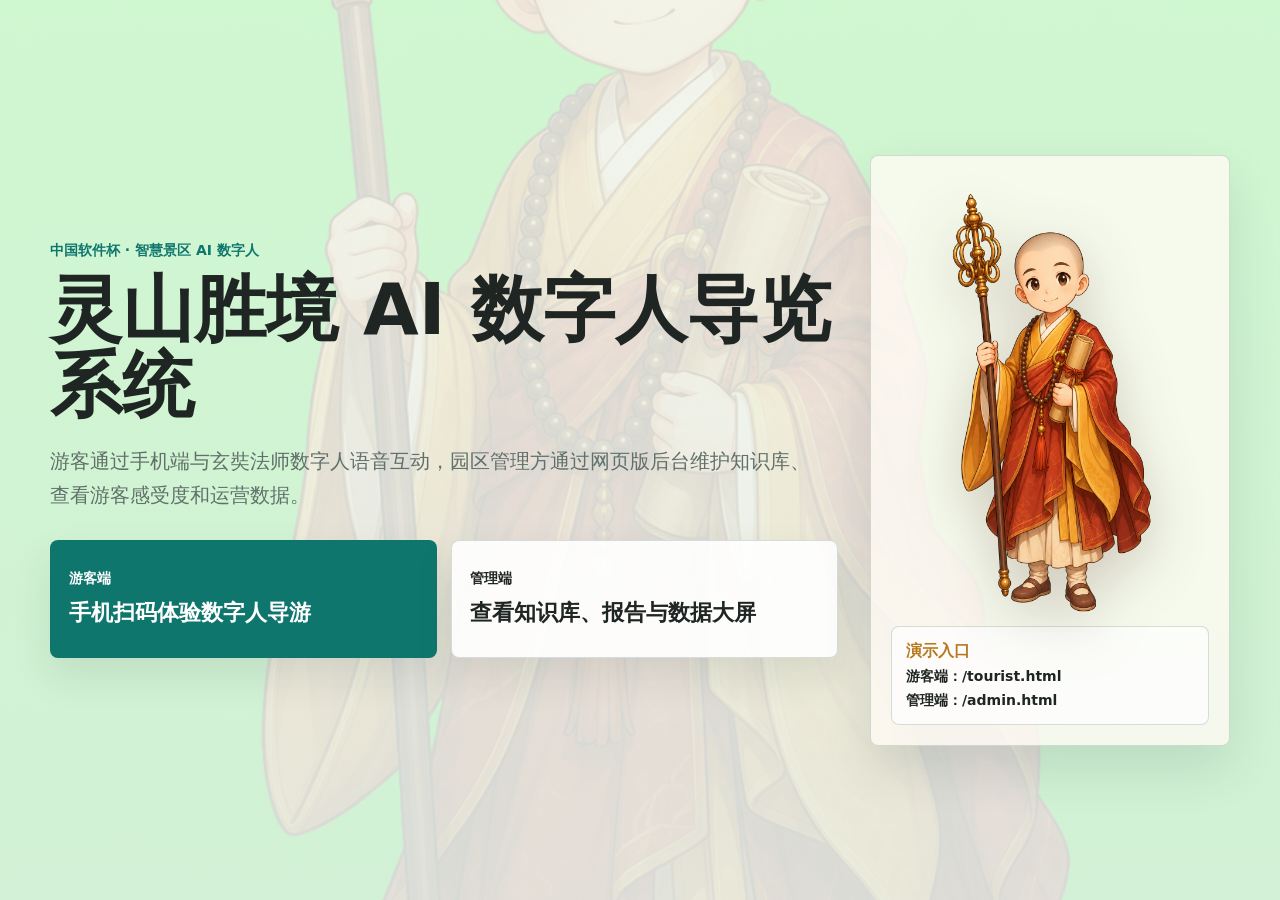
<file: Cyra/src/frontend/index.html>
<!doctype html>
<html lang="zh-CN">
  <head>
    <meta charset="UTF-8" />
    <meta name="viewport" content="width=device-width, initial-scale=1.0" />
    <title>灵山胜境 AI 数字人导览系统</title>
    <link rel="stylesheet" href="./styles/portal.css" />
  </head>
  <body>
    <main class="portal-shell">
      <section class="portal-hero">
        <div class="hero-copy">
          <p class="eyebrow">中国软件杯 · 智慧景区 AI 数字人</p>
          <h1>灵山胜境 AI 数字人导览系统</h1>
          <p class="summary">
            游客通过手机端与玄奘法师数字人语音互动，园区管理方通过网页版后台维护知识库、查看游客感受度和运营数据。
          </p>
          <div class="entry-actions">
            <a class="entry-card primary" href="./tourist.html">
              <span>游客端</span>
              <strong>手机扫码体验数字人导游</strong>
            </a>
            <a class="entry-card" href="./admin.html">
              <span>管理端</span>
              <strong>查看知识库、报告与数据大屏</strong>
            </a>
          </div>
        </div>
        <div class="demo-panel">
          <img src="./assets/characters/xuanzang/xuanzang.png" alt="玄奘法师数字人形象" />
          <div>
            <p>演示入口</p>
            <strong>游客端：/tourist.html</strong>
            <strong>管理端：/admin.html</strong>
          </div>
        </div>
      </section>
    </main>
  </body>
</html>
</file>
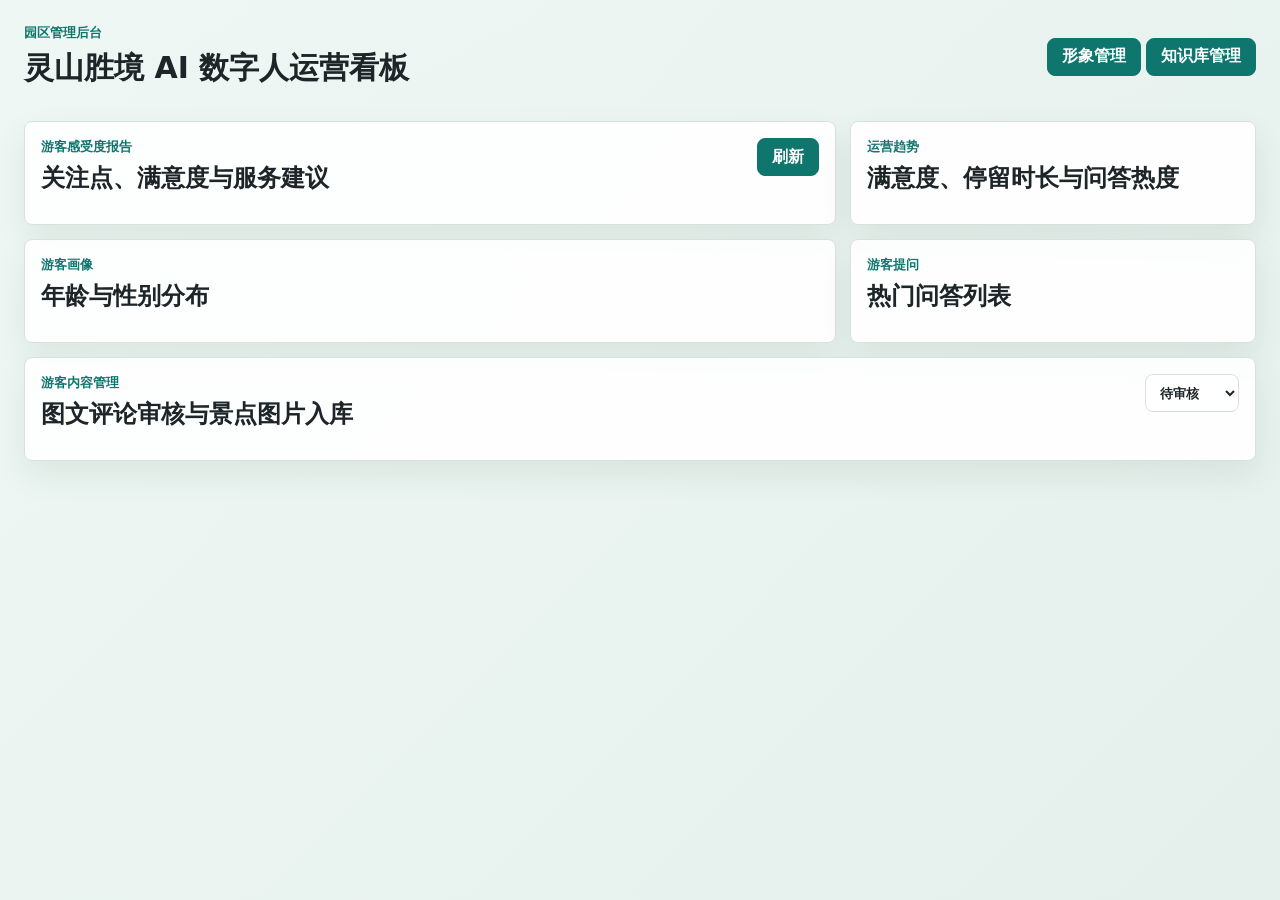
<file: src/frontend/admin.html>
<!doctype html>
<html lang="zh-CN">
  <head>
    <meta charset="UTF-8" />
    <meta name="viewport" content="width=device-width, initial-scale=1.0" />
    <title>园区管理后台 · Cyra</title>
    <link rel="stylesheet" href="./styles/admin.css" />
  </head>
  <body>
    <main class="admin-shell">
      <header class="admin-header">
        <div>
          <p>园区管理后台</p>
          <h1>灵山胜境 AI 数字人运营看板</h1>
        </div>
        <nav class="admin-actions" aria-label="后台导航">
          <a id="avatarManagementLink" href="./avatar.html">形象管理</a>
          <a id="knowledgeManagementLink" href="./knowledge.html">知识库管理</a>
        </nav>
      </header>

      <section class="metrics-grid" id="metricsGrid"></section>

      <section class="admin-layout">
        <article class="panel large">
          <div class="panel-head">
            <div>
              <p>游客感受度报告</p>
              <h2>关注点、满意度与服务建议</h2>
            </div>
            <button id="refreshButton" type="button">刷新</button>
          </div>
          <div id="reportBox" class="report-box"></div>
        </article>

        <article class="panel">
          <div class="panel-head">
            <div>
              <p>运营趋势</p>
              <h2>满意度、停留时长与问答热度</h2>
            </div>
          </div>
          <div id="trendChart" class="trend-chart"></div>
        </article>

        <article class="panel">
          <div class="panel-head">
            <div>
              <p>游客画像</p>
              <h2>年龄与性别分布</h2>
            </div>
          </div>
          <div id="profileBox" class="bars"></div>
        </article>

        <article class="panel">
          <div class="panel-head">
            <div>
              <p>游客提问</p>
              <h2>热门问答列表</h2>
            </div>
          </div>
          <div id="frequentQuestionsPanel" class="rank-list"></div>
        </article>

        <article class="panel comment-moderation-panel">
          <div class="panel-head">
            <div>
              <p>游客内容管理</p>
              <h2>图文评论审核与景点图片入库</h2>
            </div>
            <select id="commentStatusFilter" aria-label="筛选评论状态">
              <option value="">全部状态</option>
              <option value="pending" selected>待审核</option>
              <option value="approved">已通过</option>
              <option value="rejected">已拒绝</option>
            </select>
          </div>
          <div id="commentModerationList" class="comment-moderation-list"></div>
        </article>
      </section>
    </main>

    <script type="module" src="./scripts/admin.js"></script>
  </body>
</html>
</file>
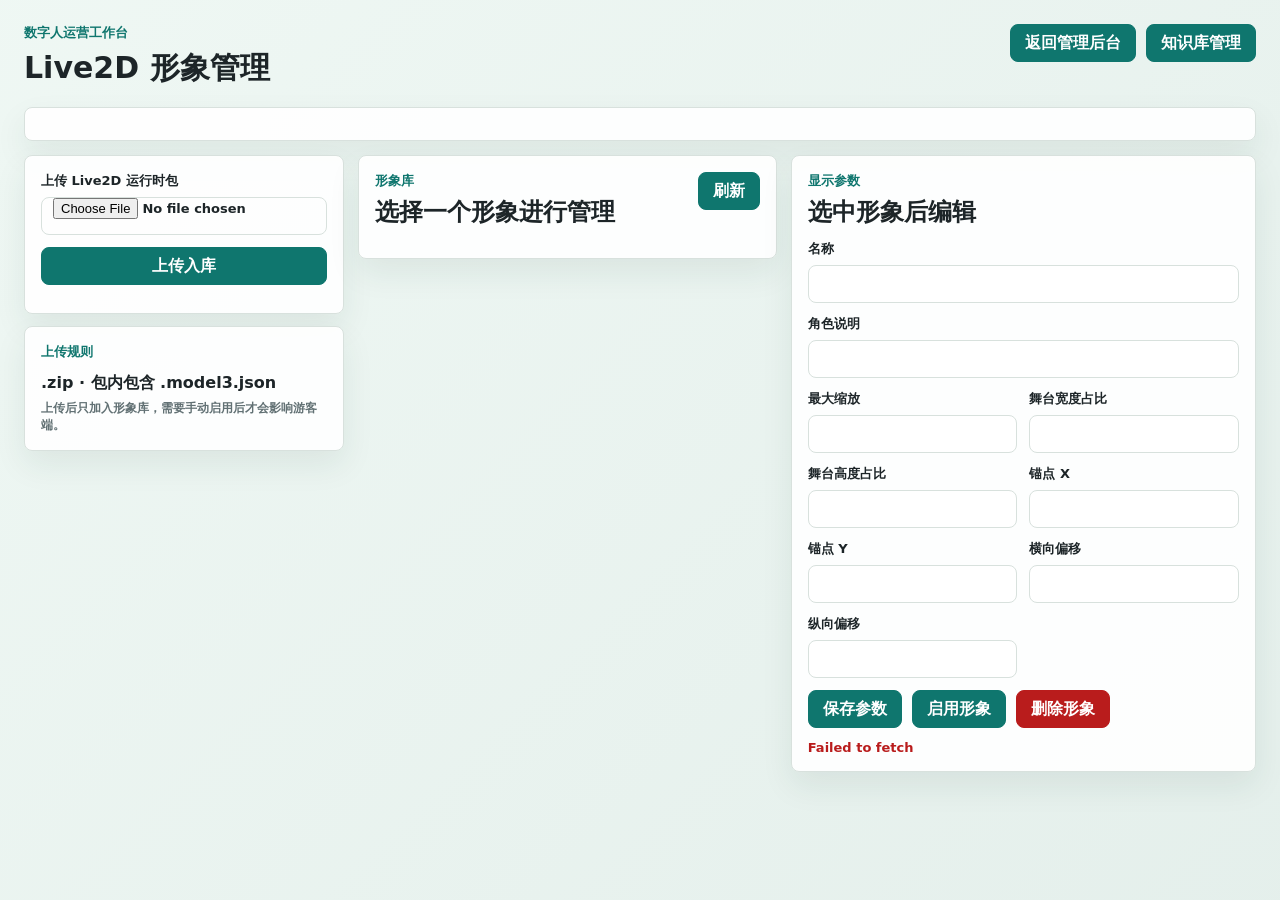
<file: src/frontend/avatar.html>
<!doctype html>
<html lang="zh-CN">
  <head>
    <meta charset="UTF-8" />
    <meta name="viewport" content="width=device-width, initial-scale=1.0" />
    <title>形象管理 · Cyra</title>
    <link rel="stylesheet" href="./styles/avatar.css" />
  </head>
  <body>
    <main class="avatar-shell">
      <header class="avatar-header">
        <div>
          <p>数字人运营工作台</p>
          <h1>Live2D 形象管理</h1>
        </div>
        <nav class="avatar-nav" aria-label="形象管理导航">
          <a href="./admin.html">返回管理后台</a>
          <a href="./knowledge.html">知识库管理</a>
        </nav>
      </header>

      <section id="activeAvatarSummary" class="active-avatar" aria-live="polite"></section>

      <section class="avatar-workbench">
        <aside class="avatar-aside">
          <form id="avatarUploadForm" class="avatar-upload">
            <label>
              <span>上传 Live2D 运行时包</span>
              <input id="avatarFileInput" type="file" accept=".zip,application/zip" />
            </label>
            <button type="submit">上传入库</button>
            <p id="avatarUploadStatus" role="status"></p>
          </form>

          <section class="avatar-guide">
            <p>上传规则</p>
            <strong>.zip · 包内包含 .model3.json</strong>
            <span>上传后只加入形象库，需要手动启用后才会影响游客端。</span>
          </section>
        </aside>

        <section class="avatar-browser">
          <div class="avatar-tools">
            <div>
              <p>形象库</p>
              <h2>选择一个形象进行管理</h2>
            </div>
            <button id="avatarRefreshButton" type="button">刷新</button>
          </div>
          <div id="avatarList" class="avatar-list"></div>
        </section>

        <form id="avatarEditorForm" class="avatar-editor">
          <input id="avatarIdInput" type="hidden" />
          <div class="editor-head">
            <div>
              <p>显示参数</p>
              <h2 id="avatarEditorTitle">选中形象后编辑</h2>
            </div>
          </div>

          <label>
            <span>名称</span>
            <input id="avatarNameInput" type="text" maxlength="80" />
          </label>

          <label>
            <span>角色说明</span>
            <input id="avatarRoleInput" type="text" maxlength="160" />
          </label>

          <div class="avatar-number-grid">
            <label>
              <span>最大缩放</span>
              <input id="avatarMaxScaleInput" type="number" min="0.02" max="1" step="0.001" />
            </label>
            <label>
              <span>舞台宽度占比</span>
              <input id="avatarStageWidthInput" type="number" min="0.1" max="1" step="0.01" />
            </label>
            <label>
              <span>舞台高度占比</span>
              <input id="avatarStageHeightInput" type="number" min="0.1" max="1" step="0.01" />
            </label>
            <label>
              <span>锚点 X</span>
              <input id="avatarAnchorXInput" type="number" min="0" max="1" step="0.01" />
            </label>
            <label>
              <span>锚点 Y</span>
              <input id="avatarAnchorYInput" type="number" min="0" max="1" step="0.01" />
            </label>
            <label>
              <span>横向偏移</span>
              <input id="avatarOffsetXInput" type="number" min="-2000" max="2000" step="1" />
            </label>
            <label>
              <span>纵向偏移</span>
              <input id="avatarOffsetYInput" type="number" min="-2000" max="2000" step="1" />
            </label>
          </div>

          <div class="avatar-editor-actions">
            <button type="submit">保存参数</button>
            <button id="avatarActivateButton" type="button">启用形象</button>
            <button id="avatarDeleteButton" type="button">删除形象</button>
          </div>
          <p id="avatarEditorStatus" role="status"></p>
        </form>
      </section>
    </main>

    <script type="module" src="./scripts/avatar.js"></script>
  </body>
</html>
</file>
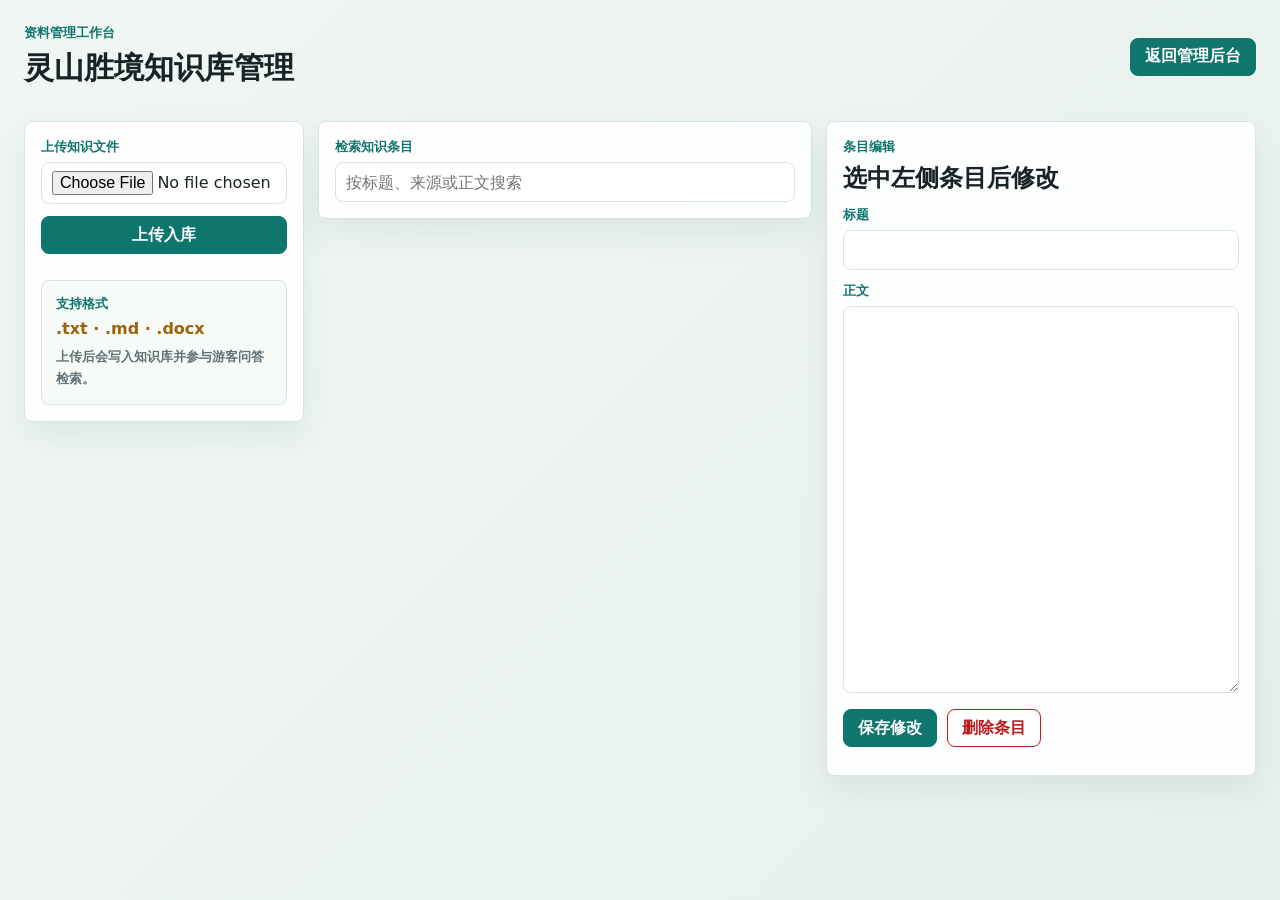
<file: src/frontend/knowledge.html>
<!doctype html>
<html lang="zh-CN">
  <head>
    <meta charset="UTF-8" />
    <meta name="viewport" content="width=device-width, initial-scale=1.0" />
    <title>知识库管理 · Cyra</title>
    <link rel="stylesheet" href="./styles/knowledge.css" />
  </head>
  <body>
    <main class="knowledge-shell">
      <header class="knowledge-header">
        <div>
          <p>资料管理工作台</p>
          <h1>灵山胜境知识库管理</h1>
        </div>
        <nav class="knowledge-nav" aria-label="知识库导航">
          <a href="./admin.html">返回管理后台</a>
        </nav>
      </header>

      <section class="knowledge-stats" id="knowledgeStats"></section>

      <section class="knowledge-workbench">
        <aside class="knowledge-aside">
          <form class="knowledge-upload" id="knowledgeUploadForm">
            <label>
              <span>上传知识文件</span>
              <input id="knowledgeFileInput" type="file" accept=".txt,.md,.docx" />
            </label>
            <button type="submit">上传入库</button>
            <p id="knowledgeUploadStatus" role="status"></p>
          </form>

          <section class="knowledge-guide">
            <p>支持格式</p>
            <strong>.txt · .md · .docx</strong>
            <span>上传后会写入知识库并参与游客问答检索。</span>
          </section>
        </aside>

        <section class="knowledge-browser">
          <div class="knowledge-tools">
            <label>
              <span>检索知识条目</span>
              <input id="knowledgeSearchInput" type="search" placeholder="按标题、来源或正文搜索" />
            </label>
          </div>
          <div id="knowledgeList" class="knowledge-list"></div>
        </section>

        <form class="knowledge-editor" id="knowledgeEditorForm">
          <input id="knowledgeEditorId" type="hidden" />
          <div class="editor-head">
            <div>
              <p>条目编辑</p>
              <h2>选中左侧条目后修改</h2>
            </div>
          </div>
          <label>
            <span>标题</span>
            <input id="knowledgeTitleInput" type="text" maxlength="120" />
          </label>
          <label>
            <span>正文</span>
            <textarea id="knowledgeContentInput" rows="14" maxlength="6000"></textarea>
          </label>
          <div class="knowledge-editor-actions">
            <button type="submit">保存修改</button>
            <button id="knowledgeDeleteButton" type="button">删除条目</button>
          </div>
          <p id="knowledgeEditorStatus" role="status"></p>
        </form>
      </section>
    </main>

    <script type="module" src="./scripts/knowledge.js"></script>
  </body>
</html>
</file>
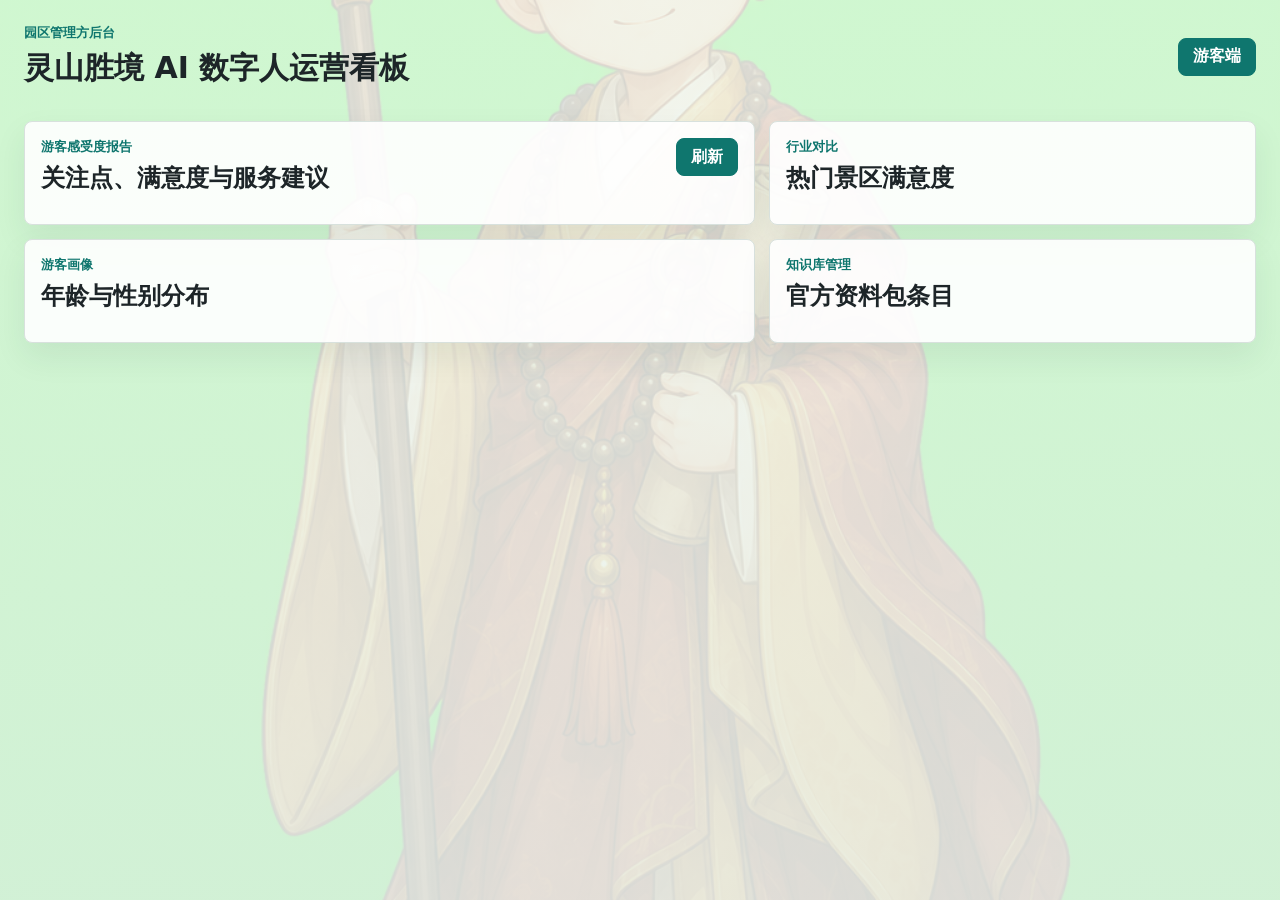
<file: Cyra/src/frontend/admin.html>
<!doctype html>
<html lang="zh-CN">
  <head>
    <meta charset="UTF-8" />
    <meta name="viewport" content="width=device-width, initial-scale=1.0" />
    <title>园区管理后台 · Cyra</title>
    <link rel="stylesheet" href="./styles/admin.css" />
  </head>
  <body>
    <main class="admin-shell">
      <header class="admin-header">
        <div>
          <p>园区管理方后台</p>
          <h1>灵山胜境 AI 数字人运营看板</h1>
        </div>
        <a href="./tourist.html">游客端</a>
      </header>

      <section class="metrics-grid" id="metricsGrid"></section>

      <section class="admin-layout">
        <article class="panel large">
          <div class="panel-head">
            <div>
              <p>游客感受度报告</p>
              <h2>关注点、满意度与服务建议</h2>
            </div>
            <button id="refreshButton" type="button">刷新</button>
          </div>
          <div id="reportBox" class="report-box"></div>
        </article>

        <article class="panel">
          <div class="panel-head">
            <div>
              <p>行业对比</p>
              <h2>热门景区满意度</h2>
            </div>
          </div>
          <div id="topAttractions" class="rank-list"></div>
        </article>

        <article class="panel">
          <div class="panel-head">
            <div>
              <p>游客画像</p>
              <h2>年龄与性别分布</h2>
            </div>
          </div>
          <div id="profileBox" class="bars"></div>
        </article>

        <article class="panel large">
          <div class="panel-head">
            <div>
              <p>知识库管理</p>
              <h2>官方资料包条目</h2>
            </div>
          </div>
          <div id="knowledgeList" class="knowledge-list"></div>
        </article>
      </section>
    </main>

    <script type="module" src="./scripts/admin.js"></script>
  </body>
</html>
</file>
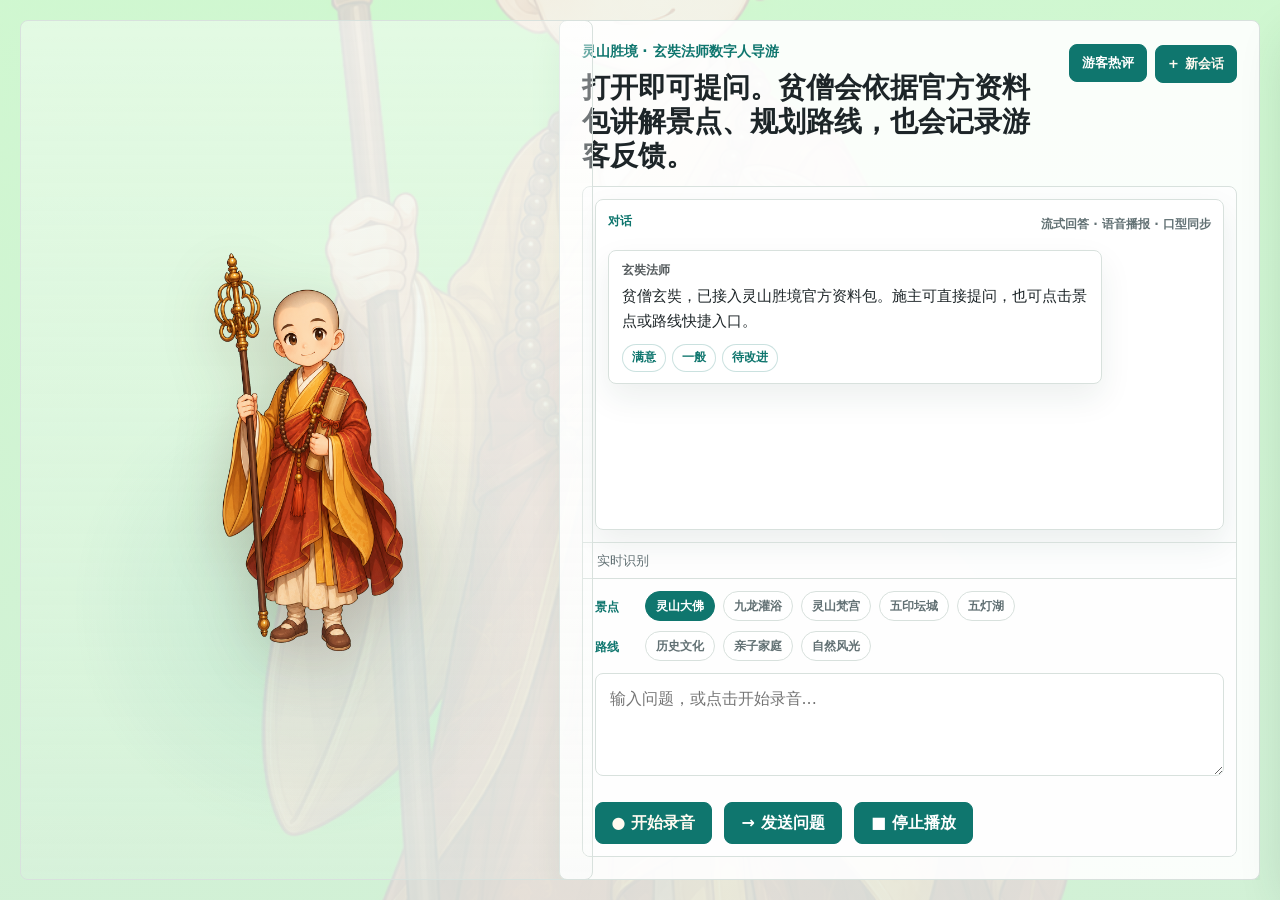
<file: Cyra/src/frontend/tourist.html>
<!doctype html>
<html lang="zh-CN">
  <head>
    <meta charset="UTF-8" />
    <meta name="viewport" content="width=device-width, initial-scale=1.0" />
    <title>玄奘法师 AI 数字人导游</title>
    <link rel="stylesheet" href="./styles/xuanzang-avatar.css" />
  </head>
  <body>
    <main class="app-shell">
      <section class="guide-panel tourist-stage" aria-label="玄奘法师景区导游演示">
        <div class="avatar-stage" data-speaking="false" data-expression="neutral">
          <div class="avatar-rig">
            <img class="avatar-image" src="./assets/characters/xuanzang/xuanzang.png" alt="玄奘法师数字人形象" />
            <img id="eyeLayer" class="avatar-layer eye-layer" src="./assets/characters/xuanzang/eyes-closed-layer.png" alt="" aria-hidden="true" />
            <img id="mouthLayer" class="avatar-layer mouth-layer" src="./assets/characters/xuanzang/mouth-half-layer.png" alt="" aria-hidden="true" />
            <span class="speaking-aura" aria-hidden="true"></span>
          </div>
          <div class="voice-meter" aria-hidden="true">
            <span></span>
            <span></span>
            <span></span>
            <span></span>
          </div>
        </div>

        <div class="dialogue-panel tourist-chat-panel">
          <header class="chat-header tourist-chat-header">
            <div>
              <p class="role-label">灵山胜境 · 玄奘法师数字人导游</p>
              <h1>打开即可提问。贫僧会依据官方资料包讲解景点、规划路线，也会记录游客反馈。</h1>
            </div>
            <div class="header-actions">
              <button class="text-button" id="openCommentsButton" type="button">游客热评</button>
              <button class="icon-button primary" id="newChatButton" type="button" title="新会话">新会话</button>
            </div>
          </header>

          <section class="chat-main tourist-chat-main" aria-label="导游互动内容">
            <section class="dialogue-record tourist-dialogue" aria-label="完整对话记录">
              <div class="dialogue-record-head">
                <p class="panel-kicker">对话</p>
                <span>流式回答 · 语音播报 · 口型同步</span>
              </div>
              <div id="messageList" class="message-list" aria-live="polite"></div>
            </section>

            <div class="recognition-strip" aria-live="polite">
              <span>实时识别</span>
              <strong id="asrText"></strong>
            </div>

            <div class="composer tourist-composer">
              <div class="quick-panel" aria-label="快捷提问">
                <div>
                  <span>景点</span>
                  <div id="spotTabs" class="spot-tabs compact-tabs" aria-label="景点快捷切换"></div>
                </div>
                <div>
                  <span>路线</span>
                  <div class="route-tabs" aria-label="路线快捷推荐">
                    <button class="spot-tab route-chip" type="button" data-interest="历史文化">历史文化</button>
                    <button class="spot-tab route-chip" type="button" data-interest="亲子家庭">亲子家庭</button>
                    <button class="spot-tab route-chip" type="button" data-interest="自然风光">自然风光</button>
                  </div>
                </div>
              </div>

              <textarea id="questionInput" rows="3" placeholder="输入问题，或点击开始录音..."></textarea>
              <div class="controls" aria-label="导游控制">
                <button class="control-button primary mic-button" id="recordButton" type="button">开始录音</button>
                <button class="control-button send-button" id="sendButton" type="button">发送问题</button>
                <button class="control-button stop-button" id="stopButton" type="button">停止播放</button>
              </div>
            </div>
          </section>

          <p id="guideText" class="sr-only"></p>
          <p id="connectionStatus" class="sr-only" aria-live="polite"></p>
          <p id="expressionStatus" class="sr-only"></p>
        </div>
      </section>

      <div class="drawer-backdrop" id="commentsBackdrop" hidden></div>
      <aside class="comments-drawer" id="commentsDrawer" aria-label="游客热评" aria-hidden="true">
        <div class="comments-head">
          <div>
            <p class="panel-kicker">游客热评</p>
            <h2>当前景点：<span id="activeSpotName"></span></h2>
          </div>
          <button class="text-button" id="closeCommentsButton" type="button">关闭</button>
        </div>
        <p id="activeSpotSummary" class="spot-summary"></p>
        <button class="text-button primary" id="explainSpotButton" type="button">让玄奘讲这里</button>
        <div id="commentsList" class="comments-list" aria-live="polite"></div>
        <div class="comment-composer">
          <input id="commentInput" type="text" placeholder="写下游览感受或建议..." />
          <button class="text-button primary" id="publishCommentButton" type="button">提交反馈</button>
        </div>
      </aside>
    </main>

    <script type="module" src="./scripts/app.js"></script>
  </body>
</html>
</file>
<file: Cyra/src/frontend/styles/portal.css>
:root {
  color-scheme: light;
  --ink: #1f2522;
  --muted: #61706a;
  --line: rgba(34, 72, 61, 0.18);
  --accent: #0f766e;
  --gold: #b7791f;
  --panel: rgba(255, 255, 255, 0.9);
}

* {
  box-sizing: border-box;
}

body {
  margin: 0;
  min-height: 100vh;
  color: var(--ink);
  background:
    linear-gradient(rgba(241, 247, 241, 0.86), rgba(232, 240, 236, 0.9)),
    url("../assets/characters/xuanzang/xuanzang-chroma.png");
  background-size: cover;
  background-position: center;
  font-family: "Microsoft YaHei", "PingFang SC", system-ui, sans-serif;
}

.portal-shell {
  min-height: 100vh;
  display: grid;
  place-items: center;
  padding: 28px;
}

.portal-hero {
  width: min(1180px, 100%);
  display: grid;
  grid-template-columns: minmax(0, 1fr) 360px;
  gap: 32px;
  align-items: center;
}

.eyebrow {
  margin: 0 0 12px;
  color: var(--accent);
  font-size: 14px;
  font-weight: 900;
}

h1 {
  margin: 0;
  font-size: clamp(36px, 6vw, 72px);
  line-height: 1.05;
  letter-spacing: 0;
}

.summary {
  max-width: 760px;
  margin: 20px 0 28px;
  color: var(--muted);
  font-size: 20px;
  line-height: 1.7;
}

.entry-actions {
  display: grid;
  grid-template-columns: repeat(2, minmax(0, 1fr));
  gap: 14px;
}

.entry-card {
  min-height: 118px;
  display: flex;
  flex-direction: column;
  justify-content: center;
  gap: 10px;
  padding: 18px;
  border: 1px solid var(--line);
  border-radius: 8px;
  background: var(--panel);
  color: var(--ink);
  text-decoration: none;
  box-shadow: 0 18px 38px rgba(28, 58, 49, 0.1);
}

.entry-card.primary {
  border-color: rgba(15, 118, 110, 0.52);
  background: #0f766e;
  color: #fff;
}

.entry-card span {
  font-size: 14px;
  font-weight: 900;
}

.entry-card strong {
  font-size: 22px;
  line-height: 1.35;
}

.demo-panel {
  min-height: 500px;
  display: grid;
  grid-template-rows: minmax(0, 1fr) auto;
  align-items: end;
  padding: 20px;
  border: 1px solid var(--line);
  border-radius: 8px;
  background: rgba(255, 252, 244, 0.78);
  box-shadow: 0 22px 50px rgba(28, 58, 49, 0.12);
}

.demo-panel img {
  width: min(100%, 300px);
  justify-self: center;
  filter: drop-shadow(0 18px 28px rgba(82, 43, 23, 0.22));
}

.demo-panel div {
  display: grid;
  gap: 6px;
  padding: 14px;
  border: 1px solid var(--line);
  border-radius: 8px;
  background: rgba(255, 255, 255, 0.7);
}

.demo-panel p {
  margin: 0;
  color: var(--gold);
  font-weight: 900;
}

.demo-panel strong {
  font-size: 14px;
}

@media (max-width: 820px) {
  .portal-hero,
  .entry-actions {
    grid-template-columns: 1fr;
  }

  .demo-panel {
    min-height: 360px;
  }
}
</file>
<file: src/frontend/styles/admin.css>
:root {
  color-scheme: light;
  --ink: #1d2528;
  --muted: #627174;
  --line: #d8e1dd;
  --panel: #ffffff;
  --bg: #eef5f1;
  --accent: #0f766e;
  --accent-2: #a16207;
}

* {
  box-sizing: border-box;
}

body {
  margin: 0;
  min-height: 100vh;
  background:
    linear-gradient(135deg, rgba(238, 247, 243, 0.96), rgba(228, 239, 235, 0.98)),
    radial-gradient(circle at 16% 20%, rgba(15, 118, 110, 0.12), transparent 28%),
    radial-gradient(circle at 80% 12%, rgba(161, 98, 7, 0.12), transparent 30%);
  background-size: cover;
  background-position: center;
  background-attachment: fixed;
  color: var(--ink);
  font-family: "Microsoft YaHei", "PingFang SC", system-ui, sans-serif;
}

.admin-shell {
  width: min(1440px, 100%);
  margin: 0 auto;
  padding: 24px;
}

.admin-header {
  display: flex;
  align-items: center;
  justify-content: space-between;
  gap: 20px;
  margin-bottom: 18px;
}

.admin-header p,
.panel-head p,
.metric-card p {
  margin: 0 0 6px;
  color: var(--accent);
  font-size: 13px;
  font-weight: 800;
}

.admin-header h1,
.panel-head h2 {
  margin: 0;
  letter-spacing: 0;
}

.admin-header h1 {
  font-size: 30px;
}

.admin-header a,
.panel-head button {
  height: 38px;
  display: inline-grid;
  place-items: center;
  padding: 0 14px;
  border: 1px solid var(--accent);
  border-radius: 8px;
  background: var(--accent);
  color: #fff;
  text-decoration: none;
  font: inherit;
  font-weight: 800;
  cursor: pointer;
}

.metrics-grid {
  display: grid;
  grid-template-columns: repeat(5, minmax(0, 1fr));
  gap: 12px;
  margin-bottom: 14px;
}

.metric-card,
.panel {
  border: 1px solid var(--line);
  border-radius: 8px;
  background: rgba(255, 255, 255, 0.9);
  box-shadow: 0 14px 32px rgba(30, 60, 54, 0.08);
}

.metric-card {
  padding: 16px;
}

.metric-card strong {
  display: block;
  margin-bottom: 5px;
  font-size: 28px;
}

.metric-card span,
.knowledge-item span,
.rank-item small,
.focus-grid small {
  color: var(--muted);
  font-size: 12px;
  font-weight: 700;
}

.admin-layout {
  display: grid;
  grid-template-columns: minmax(0, 1.5fr) minmax(320px, 0.75fr);
  gap: 14px;
  align-items: start;
}

.panel {
  min-width: 0;
  padding: 16px;
}

.panel.large {
  grid-column: span 1;
}

.comment-moderation-panel {
  grid-column: 1 / -1;
}

#commentStatusFilter {
  min-height: 38px;
  padding: 0 10px;
  border: 1px solid var(--line);
  border-radius: 8px;
  background: #fff;
  color: var(--ink);
  font-weight: 800;
}

.comment-moderation-list {
  display: grid;
  grid-template-columns: repeat(auto-fit, minmax(300px, 1fr));
  gap: 12px;
}

.comment-review-card {
  min-width: 0;
  overflow: hidden;
  border: 1px solid var(--line);
  border-radius: 8px;
  background: #f8fbf9;
}

.comment-review-card > img,
.comment-no-photo {
  width: 100%;
  height: 180px;
  display: grid;
  place-items: center;
  object-fit: cover;
  background: #e8efec;
  color: var(--muted);
  font-weight: 800;
}

.comment-review-body { padding: 12px; }
.comment-review-body p { margin: 10px 0; line-height: 1.55; }
.comment-review-body small { color: var(--muted); }
.comment-review-meta { display: flex; justify-content: space-between; gap: 8px; }
.comment-review-meta span { padding: 3px 7px; border-radius: 999px; font-size: 11px; font-weight: 900; }
.status-pending { background: #fef3c7; color: #92400e; }
.status-approved { background: #d1fae5; color: #065f46; }
.status-rejected { background: #fee2e2; color: #991b1b; }
.comment-review-actions { display: flex; flex-wrap: wrap; gap: 7px; margin-top: 12px; }
.comment-review-actions button { min-height: 34px; padding: 0 10px; border: 0; border-radius: 7px; background: var(--accent); color: white; font-weight: 800; cursor: pointer; }
.comment-review-actions button.secondary { background: #64748b; }
.comment-review-actions button.gallery { background: var(--accent-2); }
.comment-review-actions button.danger { background: #b91c1c; }
.gallery-mark { align-self: center; color: var(--accent-2); font-size: 12px; font-weight: 900; }

.panel-head {
  display: flex;
  align-items: flex-start;
  justify-content: space-between;
  gap: 12px;
  margin-bottom: 14px;
}

.report-box .summary {
  margin: 0 0 14px;
  color: var(--muted);
  line-height: 1.7;
}

.focus-grid {
  display: grid;
  grid-template-columns: repeat(3, minmax(0, 1fr));
  gap: 10px;
}

.focus-grid div {
  padding: 12px;
  border: 1px solid var(--line);
  border-radius: 8px;
  background: #f8fbf9;
}

.focus-grid span,
.focus-grid strong,
.focus-grid small {
  display: block;
}

.focus-grid strong {
  margin: 8px 0 4px;
  color: var(--accent);
  font-size: 26px;
}

.report-insights {
  display: grid;
  grid-template-columns: repeat(4, minmax(0, 1fr));
  gap: 10px;
  margin-top: 16px;
}

.report-insights div {
  min-width: 0;
  padding: 12px;
  border: 1px solid var(--line);
  border-radius: 8px;
  background: #f8fbf9;
}

.report-insights span,
.report-insights strong,
.report-insights small {
  display: block;
}

.report-insights span {
  color: var(--muted);
  font-size: 12px;
  font-weight: 800;
}

.report-insights strong {
  margin: 6px 0 3px;
  overflow: hidden;
  color: var(--ink);
  font-size: 17px;
  text-overflow: ellipsis;
  white-space: nowrap;
}

.report-insights small {
  color: var(--muted);
  font-size: 12px;
  font-weight: 700;
}

h3 {
  margin: 16px 0 8px;
}

ul {
  margin: 0 0 14px;
  padding-left: 20px;
  line-height: 1.8;
}

.rank-list,
.bars {
  display: grid;
  gap: 10px;
}

#frequentQuestionsPanel {
  max-height: 260px;
  overflow: auto;
}

.trend-chart {
  display: grid;
  gap: 14px;
}

.trend-summary {
  display: grid;
  grid-template-columns: 1fr;
  gap: 10px;
}

.trend-card {
  min-width: 0;
  padding: 9px 10px;
  border: 1px solid var(--line);
  border-radius: 8px;
  background: #f8fbf9;
}

.trend-card span,
.trend-card strong {
  display: block;
}

.trend-card span {
  color: var(--muted);
  font-size: 12px;
  font-weight: 800;
}

.trend-card strong {
  margin-top: 6px;
  font-size: 17px;
}

.trend-chart svg {
  width: 100%;
  min-height: 150px;
  overflow: visible;
}

.trend-chart line {
  stroke: var(--line);
  stroke-width: 1;
}

.trend-chart text {
  fill: var(--muted);
  font-size: 12px;
  font-weight: 800;
}

.empty-state {
  margin: 0;
  padding: 16px;
  border: 1px dashed var(--line);
  border-radius: 8px;
  color: var(--muted);
  font-size: 13px;
  font-weight: 700;
  text-align: center;
}

.rank-item {
  display: grid;
  grid-template-columns: 30px minmax(0, 1fr);
  gap: 10px;
  align-items: start;
}

.rank-item > span {
  width: 30px;
  height: 30px;
  display: grid;
  place-items: center;
  border-radius: 50%;
  background: rgba(15, 118, 110, 0.12);
  color: var(--accent);
  font-weight: 900;
}

.rank-item strong,
.rank-item small {
  display: block;
}

.bar-row {
  display: grid;
  grid-template-columns: 72px minmax(0, 1fr) 54px;
  gap: 10px;
  align-items: center;
  font-size: 13px;
}

.bar-row div {
  height: 10px;
  overflow: hidden;
  border-radius: 999px;
  background: #e4ece8;
}

.bar-row i {
  height: 100%;
  display: block;
  border-radius: inherit;
  background: var(--accent-2);
}

@media (max-width: 980px) {
  .metrics-grid,
  .admin-layout,
  .focus-grid,
  .report-insights,
  .trend-summary {
    grid-template-columns: 1fr;
  }
}
</file>
<file: src/frontend/styles/avatar.css>
:root {
  color-scheme: light;
  --ink: #1d2528;
  --muted: #627174;
  --line: #d8e1dd;
  --panel: #ffffff;
  --bg: #eef5f1;
  --accent: #0f766e;
  --accent-2: #a16207;
  --danger: #b91c1c;
}

* {
  box-sizing: border-box;
}

body {
  margin: 0;
  min-height: 100vh;
  background: linear-gradient(135deg, rgba(238, 247, 243, 0.96), rgba(228, 239, 235, 0.98));
  color: var(--ink);
  font-family: "Microsoft YaHei", "PingFang SC", system-ui, sans-serif;
}

.avatar-shell {
  width: min(1440px, 100%);
  margin: 0 auto;
  padding: 24px;
}

.avatar-header,
.avatar-tools,
.editor-head {
  display: flex;
  align-items: flex-start;
  justify-content: space-between;
  gap: 14px;
}

.avatar-header {
  margin-bottom: 18px;
}

.avatar-header p,
.avatar-tools p,
.editor-head p,
.avatar-guide p,
.active-avatar p {
  margin: 0 0 6px;
  color: var(--accent);
  font-size: 13px;
  font-weight: 800;
}

.avatar-header h1,
.avatar-tools h2,
.editor-head h2 {
  margin: 0;
  letter-spacing: 0;
}

.avatar-header h1 {
  font-size: 30px;
}

.avatar-nav {
  display: flex;
  flex-wrap: wrap;
  gap: 10px;
}

.avatar-nav a,
.avatar-tools button,
.avatar-upload button,
.avatar-editor-actions button {
  min-height: 38px;
  display: inline-grid;
  place-items: center;
  padding: 0 14px;
  border: 1px solid var(--accent);
  border-radius: 8px;
  background: var(--accent);
  color: #fff;
  text-decoration: none;
  font: inherit;
  font-weight: 800;
  cursor: pointer;
}

.avatar-editor-actions button[type="button"]:last-child {
  border-color: var(--danger);
  background: var(--danger);
}

button:disabled,
input:disabled {
  cursor: not-allowed;
  opacity: 0.58;
}

.active-avatar,
.avatar-upload,
.avatar-guide,
.avatar-browser,
.avatar-editor {
  border: 1px solid var(--line);
  border-radius: 8px;
  background: rgba(255, 255, 255, 0.92);
  box-shadow: 0 14px 32px rgba(30, 60, 54, 0.08);
}

.active-avatar {
  display: grid;
  gap: 4px;
  margin-bottom: 14px;
  padding: 16px;
}

.active-avatar strong {
  font-size: 24px;
}

.active-avatar span,
.avatar-guide span,
.avatar-item span,
.avatar-item small {
  color: var(--muted);
  font-size: 12px;
  font-weight: 700;
}

.avatar-workbench {
  display: grid;
  grid-template-columns: 320px minmax(320px, 0.9fr) minmax(360px, 1fr);
  gap: 14px;
  align-items: start;
}

.avatar-aside,
.avatar-browser,
.avatar-editor {
  min-width: 0;
}

.avatar-upload,
.avatar-guide,
.avatar-browser,
.avatar-editor {
  padding: 16px;
}

.avatar-upload,
.avatar-editor,
.avatar-number-grid {
  display: grid;
  gap: 12px;
}

label {
  display: grid;
  gap: 7px;
  font-size: 13px;
  font-weight: 800;
}

input {
  width: 100%;
  min-width: 0;
  min-height: 38px;
  border: 1px solid var(--line);
  border-radius: 8px;
  padding: 0 11px;
  color: var(--ink);
  font: inherit;
}

.avatar-guide {
  display: grid;
  gap: 6px;
  margin-top: 12px;
}

.avatar-list {
  display: grid;
  gap: 10px;
  margin-top: 14px;
}

.avatar-item {
  width: 100%;
  display: grid;
  gap: 5px;
  border: 1px solid var(--line);
  border-radius: 8px;
  background: #f8fbf9;
  padding: 12px;
  color: inherit;
  font: inherit;
  text-align: left;
  cursor: pointer;
}

.avatar-item.selected {
  border-color: var(--accent);
  box-shadow: inset 3px 0 0 var(--accent);
}

.avatar-item strong,
.avatar-item span,
.avatar-item small {
  display: block;
}

.avatar-number-grid {
  grid-template-columns: repeat(2, minmax(0, 1fr));
}

.avatar-editor-actions {
  display: flex;
  flex-wrap: wrap;
  gap: 10px;
}

.empty-state,
#avatarUploadStatus,
#avatarEditorStatus {
  margin: 0;
  color: var(--muted);
  font-size: 13px;
  font-weight: 700;
}

[data-state="ok"] {
  color: var(--accent) !important;
}

[data-state="error"] {
  color: var(--danger) !important;
}

@media (max-width: 1120px) {
  .avatar-workbench {
    grid-template-columns: 1fr;
  }
}

@media (max-width: 640px) {
  .avatar-header,
  .avatar-tools,
  .editor-head {
    display: grid;
  }

  .avatar-number-grid {
    grid-template-columns: 1fr;
  }
}
</file>
<file: src/frontend/styles/knowledge.css>
:root {
  color-scheme: light;
  --ink: #172326;
  --muted: #617174;
  --line: #d7e3df;
  --panel: rgba(255, 255, 255, 0.92);
  --surface: #f7fbf8;
  --accent: #0f766e;
  --accent-soft: rgba(15, 118, 110, 0.1);
  --gold: #a16207;
  --danger: #b91c1c;
}

* {
  box-sizing: border-box;
}

body {
  margin: 0;
  min-height: 100vh;
  background:
    linear-gradient(135deg, rgba(240, 247, 243, 0.98), rgba(230, 239, 235, 0.98)),
    repeating-linear-gradient(90deg, rgba(15, 118, 110, 0.04) 0 1px, transparent 1px 28px);
  color: var(--ink);
  font-family: "Microsoft YaHei", "PingFang SC", system-ui, sans-serif;
}

.knowledge-shell {
  width: min(1500px, 100%);
  margin: 0 auto;
  padding: 24px;
}

.knowledge-header {
  display: flex;
  align-items: center;
  justify-content: space-between;
  gap: 18px;
  margin-bottom: 18px;
}

.knowledge-header p,
.editor-head p,
.knowledge-guide p {
  margin: 0 0 6px;
  color: var(--accent);
  font-size: 13px;
  font-weight: 900;
}

.knowledge-header h1,
.editor-head h2 {
  margin: 0;
  letter-spacing: 0;
}

.knowledge-header h1 {
  font-size: 30px;
}

.knowledge-nav a,
.knowledge-upload button,
.knowledge-editor button,
.knowledge-item button {
  min-height: 38px;
  display: inline-grid;
  place-items: center;
  padding: 0 14px;
  border: 1px solid var(--accent);
  border-radius: 8px;
  background: var(--accent);
  color: #fff;
  text-decoration: none;
  font: inherit;
  font-weight: 900;
  cursor: pointer;
}

.knowledge-stats {
  display: grid;
  grid-template-columns: repeat(4, minmax(0, 1fr));
  gap: 12px;
  margin-bottom: 14px;
}

.knowledge-stats article,
.knowledge-aside,
.knowledge-browser,
.knowledge-editor {
  border: 1px solid var(--line);
  border-radius: 8px;
  background: var(--panel);
  box-shadow: 0 14px 32px rgba(28, 58, 52, 0.08);
}

.knowledge-stats article {
  padding: 16px;
}

.knowledge-stats span,
.knowledge-stats small {
  display: block;
  color: var(--muted);
  font-size: 12px;
  font-weight: 800;
}

.knowledge-stats strong {
  display: block;
  margin: 5px 0;
  color: var(--accent);
  font-size: 30px;
}

.knowledge-workbench {
  display: grid;
  grid-template-columns: 280px minmax(0, 1fr) 430px;
  gap: 14px;
  align-items: start;
}

.knowledge-aside,
.knowledge-browser,
.knowledge-editor {
  min-width: 0;
  padding: 16px;
}

.knowledge-upload,
.knowledge-tools,
.knowledge-editor {
  display: grid;
  gap: 12px;
}

.knowledge-upload span,
.knowledge-tools span,
.knowledge-editor span {
  display: block;
  margin-bottom: 6px;
  color: var(--accent);
  font-size: 13px;
  font-weight: 900;
}

.knowledge-upload input,
.knowledge-tools input,
.knowledge-editor input,
.knowledge-editor textarea {
  width: 100%;
  min-height: 40px;
  padding: 8px 10px;
  border: 1px solid var(--line);
  border-radius: 8px;
  background: #fff;
  color: var(--ink);
  font: inherit;
}

.knowledge-editor textarea {
  min-height: 360px;
  resize: vertical;
  line-height: 1.65;
}

.knowledge-upload p,
.knowledge-editor > p,
.knowledge-guide span {
  margin: 0;
  color: var(--muted);
  font-size: 13px;
  font-weight: 700;
  line-height: 1.7;
}

.knowledge-guide {
  margin-top: 14px;
  padding: 14px;
  border: 1px solid var(--line);
  border-radius: 8px;
  background: var(--surface);
}

.knowledge-guide strong {
  display: block;
  margin-bottom: 8px;
  color: var(--gold);
}

.knowledge-list {
  max-height: 680px;
  display: grid;
  gap: 10px;
  overflow: auto;
  padding-right: 4px;
}

.knowledge-item {
  padding: 13px;
  border: 1px solid var(--line);
  border-radius: 8px;
  background: var(--surface);
}

.knowledge-item.selected {
  border-color: var(--accent);
  background: #ffffff;
  box-shadow: inset 4px 0 0 var(--accent);
}

.knowledge-item-head {
  display: flex;
  align-items: flex-start;
  justify-content: space-between;
  gap: 10px;
}

.knowledge-item strong,
.knowledge-item small {
  display: block;
}

.knowledge-item-head span {
  flex: 0 0 auto;
  padding: 3px 8px;
  border-radius: 999px;
  background: var(--accent-soft);
  color: var(--accent);
  font-size: 12px;
  font-weight: 900;
}

.knowledge-item small {
  margin-top: 4px;
  color: var(--muted);
  font-size: 12px;
  font-weight: 700;
}

.knowledge-item p {
  margin: 9px 0 10px;
  color: var(--muted);
  font-size: 13px;
  line-height: 1.65;
}

.knowledge-item button {
  min-height: 32px;
  background: #fff;
  color: var(--accent);
}

.knowledge-editor {
  position: sticky;
  top: 16px;
}

.knowledge-editor-actions {
  display: flex;
  align-items: center;
  flex-wrap: wrap;
  gap: 10px;
}

#knowledgeDeleteButton {
  border-color: var(--danger);
  background: #fff;
  color: var(--danger);
}

@media (max-width: 1180px) {
  .knowledge-workbench {
    grid-template-columns: 280px minmax(0, 1fr);
  }

  .knowledge-editor {
    grid-column: 1 / -1;
    position: static;
  }
}

@media (max-width: 820px) {
  .knowledge-shell {
    padding: 16px;
  }

  .knowledge-header,
  .knowledge-workbench,
  .knowledge-stats {
    grid-template-columns: 1fr;
  }

  .knowledge-header {
    display: grid;
  }

  .knowledge-stats {
    display: grid;
  }
}
</file>
<file: Cyra/src/frontend/styles/admin.css>
:root {
  color-scheme: light;
  --ink: #1d2528;
  --muted: #627174;
  --line: #d8e1dd;
  --panel: #ffffff;
  --bg: #eef5f1;
  --accent: #0f766e;
  --accent-2: #a16207;
}

* {
  box-sizing: border-box;
}

body {
  margin: 0;
  min-height: 100vh;
  background:
    linear-gradient(rgba(241, 247, 241, 0.86), rgba(232, 240, 236, 0.9)),
    url("../assets/characters/xuanzang/xuanzang-chroma.png");
  background-size: cover;
  background-position: center;
  background-attachment: fixed;
  color: var(--ink);
  font-family: "Microsoft YaHei", "PingFang SC", system-ui, sans-serif;
}

.admin-shell {
  width: min(1440px, 100%);
  margin: 0 auto;
  padding: 24px;
}

.admin-header {
  display: flex;
  align-items: center;
  justify-content: space-between;
  gap: 20px;
  margin-bottom: 18px;
}

.admin-header p,
.panel-head p,
.metric-card p {
  margin: 0 0 6px;
  color: var(--accent);
  font-size: 13px;
  font-weight: 800;
}

.admin-header h1,
.panel-head h2 {
  margin: 0;
  letter-spacing: 0;
}

.admin-header h1 {
  font-size: 30px;
}

.admin-header a,
.panel-head button {
  height: 38px;
  display: inline-grid;
  place-items: center;
  padding: 0 14px;
  border: 1px solid var(--accent);
  border-radius: 8px;
  background: var(--accent);
  color: #fff;
  text-decoration: none;
  font: inherit;
  font-weight: 800;
  cursor: pointer;
}

.metrics-grid {
  display: grid;
  grid-template-columns: repeat(5, minmax(0, 1fr));
  gap: 12px;
  margin-bottom: 14px;
}

.metric-card,
.panel {
  border: 1px solid var(--line);
  border-radius: 8px;
  background: rgba(255, 255, 255, 0.9);
  box-shadow: 0 14px 32px rgba(30, 60, 54, 0.08);
}

.metric-card {
  padding: 16px;
}

.metric-card strong {
  display: block;
  margin-bottom: 5px;
  font-size: 28px;
}

.metric-card span,
.knowledge-item span,
.rank-item small,
.focus-grid small {
  color: var(--muted);
  font-size: 12px;
  font-weight: 700;
}

.admin-layout {
  display: grid;
  grid-template-columns: minmax(0, 1.2fr) minmax(320px, 0.8fr);
  gap: 14px;
}

.panel {
  min-width: 0;
  padding: 16px;
}

.panel.large {
  grid-column: span 1;
}

.panel-head {
  display: flex;
  align-items: flex-start;
  justify-content: space-between;
  gap: 12px;
  margin-bottom: 14px;
}

.report-box .summary {
  margin: 0 0 14px;
  color: var(--muted);
  line-height: 1.7;
}

.focus-grid {
  display: grid;
  grid-template-columns: repeat(3, minmax(0, 1fr));
  gap: 10px;
}

.focus-grid div {
  padding: 12px;
  border: 1px solid var(--line);
  border-radius: 8px;
  background: #f8fbf9;
}

.focus-grid span,
.focus-grid strong,
.focus-grid small {
  display: block;
}

.focus-grid strong {
  margin: 8px 0 4px;
  color: var(--accent);
  font-size: 26px;
}

h3 {
  margin: 16px 0 8px;
}

ul {
  margin: 0 0 14px;
  padding-left: 20px;
  line-height: 1.8;
}

.rank-list,
.knowledge-list,
.bars {
  display: grid;
  gap: 10px;
}

.rank-item {
  display: grid;
  grid-template-columns: 30px minmax(0, 1fr);
  gap: 10px;
  align-items: start;
}

.rank-item > span {
  width: 30px;
  height: 30px;
  display: grid;
  place-items: center;
  border-radius: 50%;
  background: rgba(15, 118, 110, 0.12);
  color: var(--accent);
  font-weight: 900;
}

.rank-item strong,
.rank-item small {
  display: block;
}

.bar-row {
  display: grid;
  grid-template-columns: 72px minmax(0, 1fr) 54px;
  gap: 10px;
  align-items: center;
  font-size: 13px;
}

.bar-row div {
  height: 10px;
  overflow: hidden;
  border-radius: 999px;
  background: #e4ece8;
}

.bar-row i {
  height: 100%;
  display: block;
  border-radius: inherit;
  background: var(--accent-2);
}

.knowledge-list {
  max-height: 520px;
  overflow: auto;
}

.knowledge-item {
  padding: 12px;
  border: 1px solid var(--line);
  border-radius: 8px;
  background: #f8fbf9;
}

.knowledge-item strong,
.knowledge-item span {
  display: block;
}

.knowledge-item p {
  margin: 8px 0 0;
  color: var(--muted);
  font-size: 13px;
  line-height: 1.6;
}

@media (max-width: 980px) {
  .metrics-grid,
  .admin-layout,
  .focus-grid {
    grid-template-columns: 1fr;
  }
}
</file>
<file: Cyra/src/frontend/styles/xuanzang-avatar.css>
:root {
  color-scheme: light;
  --ink: #251812;
  --muted: #73584a;
  --panel: rgba(255, 252, 244, 0.92);
  --line: rgba(116, 71, 40, 0.18);
  --accent: #a64827;
  --accent-dark: #74321d;
  --gold: #d89a38;
  --bg: #f5ead7;
}

* {
  box-sizing: border-box;
}

body {
  margin: 0;
  min-height: 100vh;
  font-family:
    "Microsoft YaHei",
    "PingFang SC",
    system-ui,
    sans-serif;
  color: var(--ink);
  background:
    radial-gradient(circle at 18% 20%, rgba(216, 154, 56, 0.18), transparent 30%),
    linear-gradient(135deg, #f9f0df 0%, #efe0ca 48%, #f7efe2 100%);
}

.app-shell {
  min-height: 100vh;
  display: grid;
  place-items: center;
  padding: 20px;
}

.guide-panel {
  width: min(1320px, 100%);
  display: grid;
  grid-template-columns: minmax(220px, 320px) minmax(620px, 1fr);
  align-items: center;
  gap: 20px;
}

.avatar-stage {
  position: relative;
  aspect-ratio: 2 / 3;
  min-height: 440px;
  display: grid;
  place-items: center;
  overflow: hidden;
  border-radius: 8px;
  background:
    linear-gradient(180deg, rgba(255, 255, 255, 0.38), rgba(255, 245, 226, 0.14)),
    radial-gradient(circle at 50% 68%, rgba(166, 72, 39, 0.14), transparent 36%);
  border: 1px solid var(--line);
}

.avatar-stage[data-expression="smile"] {
  background:
    linear-gradient(180deg, rgba(255, 255, 255, 0.44), rgba(255, 248, 220, 0.18)),
    radial-gradient(circle at 50% 68%, rgba(216, 154, 56, 0.22), transparent 38%);
}

.avatar-stage[data-expression="serious"] {
  background:
    linear-gradient(180deg, rgba(255, 255, 255, 0.34), rgba(235, 238, 232, 0.2)),
    radial-gradient(circle at 50% 68%, rgba(66, 82, 92, 0.12), transparent 38%);
}

.avatar-rig {
  position: relative;
  width: min(88%, 286px);
  aspect-ratio: 2 / 3;
  max-height: 96%;
  animation: avatar-breathe 4s ease-in-out infinite;
  filter: drop-shadow(0 18px 28px rgba(82, 43, 23, 0.22));
  transform-origin: 50% 86%;
}

.avatar-image,
.avatar-layer {
  position: absolute;
  inset: 0;
  width: 100%;
  height: 100%;
  object-fit: contain;
  pointer-events: none;
  user-select: none;
}

.avatar-image {
  z-index: 2;
}

.avatar-layer {
  z-index: 3;
  opacity: 0;
}

.eye-layer.is-visible,
.mouth-layer.is-visible {
  opacity: 1;
}

.speaking-aura {
  position: absolute;
  inset: 18% 10% 4%;
  z-index: 1;
  border-radius: 999px;
  background: radial-gradient(circle, rgba(216, 154, 56, 0.24), transparent 68%);
  opacity: 0;
  pointer-events: none;
  transform: scale(0.94);
}

.avatar-stage[data-speaking="true"] .avatar-rig {
  animation:
    avatar-breathe 4s ease-in-out infinite,
    avatar-speaking 0.72s ease-in-out infinite;
}

.avatar-stage[data-speaking="true"] .speaking-aura {
  opacity: 1;
  animation: aura-pulse 1.2s ease-in-out infinite;
}

.voice-meter {
  position: absolute;
  right: 18px;
  bottom: 18px;
  display: flex;
  align-items: center;
  gap: 5px;
  height: 34px;
  padding: 7px 10px;
  border: 1px solid var(--line);
  border-radius: 999px;
  background: rgba(255, 250, 240, 0.84);
  opacity: 0;
  transform: translateY(8px);
  transition:
    opacity 180ms ease,
    transform 180ms ease;
}

.voice-meter span {
  width: 4px;
  height: 10px;
  border-radius: 999px;
  background: var(--accent);
  animation: voice-wave 0.7s ease-in-out infinite;
}

.voice-meter span:nth-child(2) {
  animation-delay: 0.1s;
}

.voice-meter span:nth-child(3) {
  animation-delay: 0.2s;
}

.voice-meter span:nth-child(4) {
  animation-delay: 0.3s;
}

.avatar-stage[data-speaking="true"] .voice-meter {
  opacity: 1;
  transform: translateY(0);
}

.dialogue-panel {
  min-width: 0;
  padding: 22px;
  border: 1px solid var(--line);
  border-radius: 8px;
  background: var(--panel);
  box-shadow: 0 18px 42px rgba(72, 43, 28, 0.12);
}

.chat-header {
  display: flex;
  align-items: flex-start;
  justify-content: space-between;
  gap: 18px;
  margin-bottom: 14px;
}

.role-label,
.panel-title,
.field-label {
  margin: 0 0 10px;
  color: var(--accent-dark);
  font-size: 14px;
  font-weight: 700;
}

h1 {
  margin: 0;
  font-size: clamp(24px, 2.6vw, 34px);
  line-height: 1.2;
  letter-spacing: 0;
}

.chat-main {
  min-height: 0;
  border: 1px solid var(--line);
  border-radius: 8px;
  background: rgba(255, 250, 240, 0.58);
}

.chat-main {
  height: min(760px, calc(100vh - 150px));
  display: grid;
  grid-template-rows: auto auto minmax(260px, 1fr) auto auto;
  overflow: hidden;
}

.personal-recommend,
.comments-panel {
  margin: 12px 12px 0;
  border: 1px solid var(--line);
  border-radius: 8px;
  background: rgba(255, 252, 244, 0.74);
}

.personal-recommend {
  min-height: 72px;
  display: flex;
  align-items: center;
  justify-content: space-between;
  gap: 16px;
  padding: 12px 14px;
}

.personal-recommend h2,
.comments-panel h2 {
  margin: 0;
  color: var(--ink);
  font-size: 17px;
  line-height: 1.35;
  letter-spacing: 0;
}

.personal-recommend span {
  flex: 0 0 auto;
  padding: 6px 10px;
  border-radius: 999px;
  background: rgba(166, 72, 39, 0.1);
  color: var(--accent-dark);
  font-size: 13px;
  font-weight: 800;
}

.panel-kicker {
  margin: 0 0 5px;
  color: var(--accent-dark);
  font-size: 12px;
  font-weight: 800;
}

.comments-panel {
  padding: 12px;
}

.comments-head {
  display: flex;
  align-items: flex-start;
  justify-content: space-between;
  gap: 12px;
  margin-bottom: 10px;
}

.spot-tabs {
  display: flex;
  gap: 8px;
  overflow-x: auto;
  padding-bottom: 8px;
}

.spot-tab {
  flex: 0 0 auto;
  min-height: 32px;
  padding: 0 10px;
  border: 1px solid rgba(116, 71, 40, 0.18);
  border-radius: 999px;
  background: rgba(255, 255, 255, 0.56);
  color: var(--muted);
  cursor: pointer;
  font: inherit;
  font-size: 13px;
  font-weight: 800;
}

.spot-tab[data-active="true"] {
  border-color: rgba(166, 72, 39, 0.52);
  background: var(--accent);
  color: #fffaf0;
}

.comments-list {
  max-height: 106px;
  display: flex;
  flex-direction: column;
  gap: 8px;
  overflow: auto;
  padding: 2px 2px 8px;
}

.comment-item {
  display: grid;
  grid-template-columns: 28px minmax(0, 1fr);
  gap: 8px;
  align-items: start;
  padding: 8px 10px;
  border: 1px solid rgba(116, 71, 40, 0.12);
  border-radius: 8px;
  background: rgba(255, 255, 255, 0.5);
}

.comment-avatar {
  width: 28px;
  height: 28px;
  display: grid;
  place-items: center;
  border-radius: 50%;
  background: rgba(166, 72, 39, 0.12);
  color: var(--accent-dark);
  font-size: 12px;
  font-weight: 900;
}

.comment-item p {
  margin: 0;
  color: var(--ink);
  font-size: 14px;
  line-height: 1.55;
  overflow-wrap: anywhere;
  word-break: break-word;
}

.comment-composer {
  display: grid;
  grid-template-columns: minmax(0, 1fr) auto;
  gap: 8px;
  margin-top: 8px;
}

.comment-composer input {
  width: 100%;
  min-height: 36px;
  padding: 0 11px;
  border: 1px solid rgba(116, 71, 40, 0.22);
  border-radius: 8px;
  background: rgba(255, 250, 240, 0.88);
  color: var(--ink);
  font: inherit;
}

.comment-composer input:focus {
  outline: 2px solid rgba(166, 72, 39, 0.2);
  border-color: rgba(166, 72, 39, 0.52);
}

.dialogue-record {
  min-height: 0;
  display: grid;
  grid-template-rows: auto minmax(0, 1fr);
  margin: 12px;
  border: 1px solid var(--line);
  border-radius: 8px;
  background: rgba(255, 252, 244, 0.62);
  overflow: hidden;
}

.dialogue-record-head {
  min-height: 38px;
  display: flex;
  align-items: center;
  justify-content: space-between;
  gap: 12px;
  padding: 10px 12px 0;
}

.dialogue-record-head span {
  color: var(--muted);
  font-size: 12px;
  font-weight: 700;
}

.message-list {
  min-height: 0;
  display: flex;
  flex-direction: column;
  gap: 12px;
  padding: 12px;
  overflow: auto;
}

.empty-chat {
  margin: auto;
  color: var(--muted);
  font-size: 15px;
}

.message-bubble {
  max-width: min(82%, 640px);
  padding: 11px 13px;
  border: 1px solid var(--line);
  border-radius: 8px;
  background: rgba(255, 255, 255, 0.62);
}

.message-bubble.user {
  align-self: flex-end;
  border-color: rgba(166, 72, 39, 0.34);
  background: #a64827;
  color: #fffaf0;
}

.message-bubble.assistant {
  align-self: flex-start;
  background: #fffaf0;
}

.message-bubble.system {
  align-self: center;
  max-width: 92%;
  background: rgba(255, 244, 230, 0.82);
  color: var(--muted);
}

.message-label {
  margin-bottom: 5px;
  font-size: 12px;
  font-weight: 800;
  opacity: 0.75;
}

.message-bubble p {
  margin: 0;
  font-size: 15px;
  line-height: 1.65;
  overflow-wrap: anywhere;
  word-break: break-word;
}

.feedback-bar {
  display: flex;
  flex-wrap: wrap;
  gap: 6px;
  margin-top: 10px;
}

.feedback-bar button {
  min-height: 28px;
  padding: 0 9px;
  border: 1px solid rgba(116, 71, 40, 0.18);
  border-radius: 999px;
  background: rgba(255, 250, 240, 0.8);
  color: var(--accent-dark);
  cursor: pointer;
  font: inherit;
  font-size: 12px;
  font-weight: 800;
}

.recognition-strip {
  min-height: 36px;
  display: flex;
  align-items: center;
  gap: 8px;
  padding: 0 14px;
  border-top: 1px solid var(--line);
  color: var(--muted);
  font-size: 13px;
}

.recognition-strip strong {
  min-width: 0;
  overflow: hidden;
  color: var(--ink);
  font-weight: 700;
  text-overflow: ellipsis;
  white-space: nowrap;
}

.composer {
  padding: 12px;
  border-top: 1px solid var(--line);
  background: rgba(255, 250, 240, 0.62);
}

textarea {
  width: 100%;
  resize: vertical;
  min-height: 78px;
  padding: 12px 14px;
  border: 1px solid rgba(116, 71, 40, 0.24);
  border-radius: 8px;
  background: rgba(255, 250, 240, 0.88);
  color: var(--ink);
  font: inherit;
  line-height: 1.6;
}

textarea:focus {
  outline: 2px solid rgba(166, 72, 39, 0.24);
  border-color: rgba(166, 72, 39, 0.58);
}

.controls {
  display: flex;
  flex-wrap: wrap;
  gap: 12px;
  margin-top: 16px;
}

.control-button,
.icon-button,
.text-button {
  min-width: 104px;
  height: 42px;
  padding: 0 16px;
  border: 1px solid rgba(116, 71, 40, 0.24);
  border-radius: 8px;
  background: #fffaf0;
  color: var(--ink);
  cursor: pointer;
  font: inherit;
  font-weight: 700;
}

.text-button {
  min-width: auto;
  height: 36px;
  padding: 0 12px;
  font-size: 13px;
}

.icon-button {
  flex: 0 0 auto;
  margin-top: 2px;
}

.control-button:hover,
.icon-button:hover,
.text-button:hover {
  border-color: rgba(166, 72, 39, 0.52);
}

.control-button:disabled {
  cursor: wait;
  opacity: 0.62;
}

.control-button.primary,
.icon-button.primary,
.text-button.primary {
  border-color: var(--accent);
  background: var(--accent);
  color: #fffaf0;
}

.icon-button::before,
.mic-button::before,
.send-button::before,
.stop-button::before {
  display: inline-block;
  margin-right: 6px;
}

.icon-button::before {
  content: "+";
}

.mic-button::before {
  content: "●";
}

.send-button::before {
  content: "➜";
}

.stop-button::before {
  content: "■";
}

.sr-only {
  position: absolute;
  width: 1px;
  height: 1px;
  overflow: hidden;
  clip: rect(0, 0, 0, 0);
  white-space: nowrap;
}

@keyframes avatar-breathe {
  0%,
  100% {
    transform: translateY(0) scale(1);
  }
  50% {
    transform: translateY(-8px) scale(1.012);
  }
}

@keyframes avatar-speaking {
  0%,
  100% {
    filter: drop-shadow(0 18px 28px rgba(82, 43, 23, 0.22));
  }
  50% {
    filter: drop-shadow(0 22px 34px rgba(166, 72, 39, 0.3));
  }
}

@keyframes aura-pulse {
  0%,
  100% {
    opacity: 0.62;
    transform: scale(0.94);
  }
  50% {
    opacity: 1;
    transform: scale(1.02);
  }
}

@keyframes voice-wave {
  0%,
  100% {
    height: 8px;
  }
  50% {
    height: 22px;
  }
}

@media (max-width: 760px) {
  .app-shell {
    padding: 16px;
  }

  .guide-panel {
    grid-template-columns: 1fr;
    gap: 16px;
  }

  .avatar-stage {
    min-height: 360px;
  }

  .dialogue-panel {
    padding: 20px;
  }

  .chat-header {
    flex-direction: column;
  }

  .chat-main {
    height: 820px;
  }

  .personal-recommend,
  .comments-head {
    flex-direction: column;
    align-items: stretch;
  }

  .comment-composer {
    grid-template-columns: 1fr;
  }

  .control-button {
    flex: 1 1 120px;
  }
}

/* Competition unified theme: match portal background and admin controls. */
:root {
  --ink: #1d2528;
  --muted: #627174;
  --panel: rgba(255, 255, 255, 0.9);
  --line: #d8e1dd;
  --accent: #0f766e;
  --accent-dark: #0b5f59;
  --gold: #b7791f;
}

body {
  color: var(--ink);
  background:
    linear-gradient(rgba(241, 247, 241, 0.86), rgba(232, 240, 236, 0.9)),
    url("../assets/characters/xuanzang/xuanzang-chroma.png");
  background-size: cover;
  background-position: center;
  background-attachment: fixed;
}

.dialogue-panel,
.personal-recommend,
.comments-panel,
.dialogue-record,
.message-bubble,
.comment-item {
  border-color: var(--line);
  background: rgba(255, 255, 255, 0.9);
  box-shadow: 0 14px 32px rgba(30, 60, 54, 0.08);
}

.chat-main,
.composer {
  border-color: var(--line);
  background: rgba(255, 255, 255, 0.72);
}

.avatar-stage {
  border-color: var(--line);
  background:
    linear-gradient(180deg, rgba(255, 255, 255, 0.4), rgba(241, 247, 241, 0.16)),
    radial-gradient(circle at 50% 68%, rgba(15, 118, 110, 0.14), transparent 36%);
}

.avatar-stage[data-expression="smile"] {
  background:
    linear-gradient(180deg, rgba(255, 255, 255, 0.44), rgba(241, 247, 241, 0.2)),
    radial-gradient(circle at 50% 68%, rgba(183, 121, 31, 0.22), transparent 38%);
}

.role-label,
.panel-kicker,
.comment-avatar,
.feedback-bar button {
  color: var(--accent);
}

.spot-tab {
  border-color: var(--line);
  background: rgba(255, 255, 255, 0.78);
  color: var(--muted);
}

.spot-tab[data-active="true"],
.control-button,
.icon-button,
.text-button {
  border-color: var(--accent);
  background: var(--accent);
  color: #fff;
  box-shadow: none;
}

.control-button:hover,
.icon-button:hover,
.text-button:hover,
.spot-tab[data-active="true"]:hover {
  border-color: var(--accent-dark);
  background: var(--accent-dark);
}

.control-button:disabled {
  opacity: 0.62;
}

.feedback-bar button {
  border-color: rgba(15, 118, 110, 0.22);
  background: rgba(255, 255, 255, 0.88);
}

.message-bubble.user {
  border-color: rgba(15, 118, 110, 0.34);
  background: var(--accent);
  color: #fff;
}

.message-bubble.assistant {
  background: #fff;
}

.message-bubble.system {
  background: rgba(248, 251, 249, 0.92);
  color: var(--muted);
}

.comment-composer input,
textarea {
  border-color: var(--line);
  background: rgba(255, 255, 255, 0.92);
  color: var(--ink);
}

.comment-composer input:focus,
textarea:focus {
  outline: 2px solid rgba(15, 118, 110, 0.22);
  border-color: rgba(15, 118, 110, 0.58);
}

.mic-button::before {
  content: "●";
}

.send-button::before {
  content: "→";
}

.stop-button::before {
  content: "■";
}

/* Tourist page hierarchy: avatar + dialogue first, comments as drawer. */
.tourist-stage {
  grid-template-columns: minmax(300px, 0.85fr) minmax(520px, 1.15fr);
  align-items: stretch;
  height: calc(100vh - 40px);
  min-height: 680px;
  overflow: hidden;
}

.tourist-stage .avatar-stage {
  height: 100%;
  min-height: 0;
}

.tourist-chat-panel {
  min-height: 0;
  display: grid;
  grid-template-rows: auto minmax(0, 1fr);
  overflow: hidden;
}

.tourist-chat-header {
  align-items: flex-start;
}

.tourist-chat-header h1 {
  max-width: 820px;
  font-size: clamp(22px, 2.2vw, 30px);
}

.header-actions {
  flex: 0 0 auto;
  display: flex;
  gap: 8px;
  align-items: center;
}

.header-actions .icon-button,
.header-actions .text-button {
  min-width: auto;
  height: 38px;
  padding: 0 12px;
  font-size: 13px;
}

.tourist-chat-main {
  height: auto;
  min-height: 0;
  grid-template-rows: minmax(0, 1fr) auto auto;
  overflow: hidden;
}

.tourist-dialogue {
  min-height: 0;
  margin: 12px;
}

.tourist-dialogue .message-list {
  min-height: 0;
  overflow: auto;
}

.tourist-composer {
  flex: 0 0 auto;
  display: grid;
  gap: 10px;
}

.quick-panel {
  display: grid;
  gap: 8px;
}

.quick-panel > div {
  display: grid;
  grid-template-columns: 42px minmax(0, 1fr);
  gap: 8px;
  align-items: center;
}

.quick-panel span {
  color: var(--accent);
  font-size: 12px;
  font-weight: 900;
}

.compact-tabs,
.route-tabs {
  display: flex;
  gap: 8px;
  overflow-x: auto;
  padding-bottom: 2px;
  min-width: 0;
}

.compact-tabs .spot-tab,
.route-tabs .spot-tab {
  min-height: 30px;
  font-size: 12px;
}

.drawer-backdrop {
  position: fixed;
  inset: 0;
  z-index: 40;
  background: rgba(12, 27, 24, 0.24);
}

.comments-drawer {
  position: fixed;
  top: 20px;
  right: 20px;
  bottom: 20px;
  z-index: 50;
  width: min(420px, calc(100vw - 40px));
  display: grid;
  grid-template-rows: auto auto auto minmax(0, 1fr) auto;
  gap: 12px;
  padding: 16px;
  border: 1px solid var(--line);
  border-radius: 8px;
  background: rgba(255, 255, 255, 0.96);
  box-shadow: 0 22px 52px rgba(30, 60, 54, 0.18);
  transform: translateX(calc(100% + 32px));
  transition: transform 180ms ease;
}

.comments-drawer[data-open="true"] {
  transform: translateX(0);
}

.comments-drawer .comments-list {
  max-height: none;
  min-height: 0;
}

.spot-summary {
  margin: 0;
  color: var(--muted);
  font-size: 14px;
  line-height: 1.7;
}

.comments-drawer .comment-composer {
  margin-top: 0;
}

@media (max-width: 900px) {
  .tourist-stage {
    grid-template-columns: 1fr;
    height: auto;
    min-height: 100vh;
    overflow: visible;
  }

  .tourist-stage .avatar-stage {
    height: auto;
    min-height: 320px;
    max-height: 42vh;
  }

  .tourist-chat-header {
    gap: 12px;
  }

  .header-actions {
    width: 100%;
  }

  .header-actions .icon-button,
  .header-actions .text-button {
    flex: 1;
  }

  .tourist-chat-main {
    height: min(780px, calc(100vh - 120px));
  }

  .quick-panel > div {
    grid-template-columns: 1fr;
  }

  .comments-drawer {
    top: auto;
    right: 12px;
    bottom: 12px;
    left: 12px;
    width: auto;
    max-height: min(72vh, 620px);
    transform: translateY(calc(100% + 24px));
  }

  .comments-drawer[data-open="true"] {
    transform: translateY(0);
  }
}
</file>
